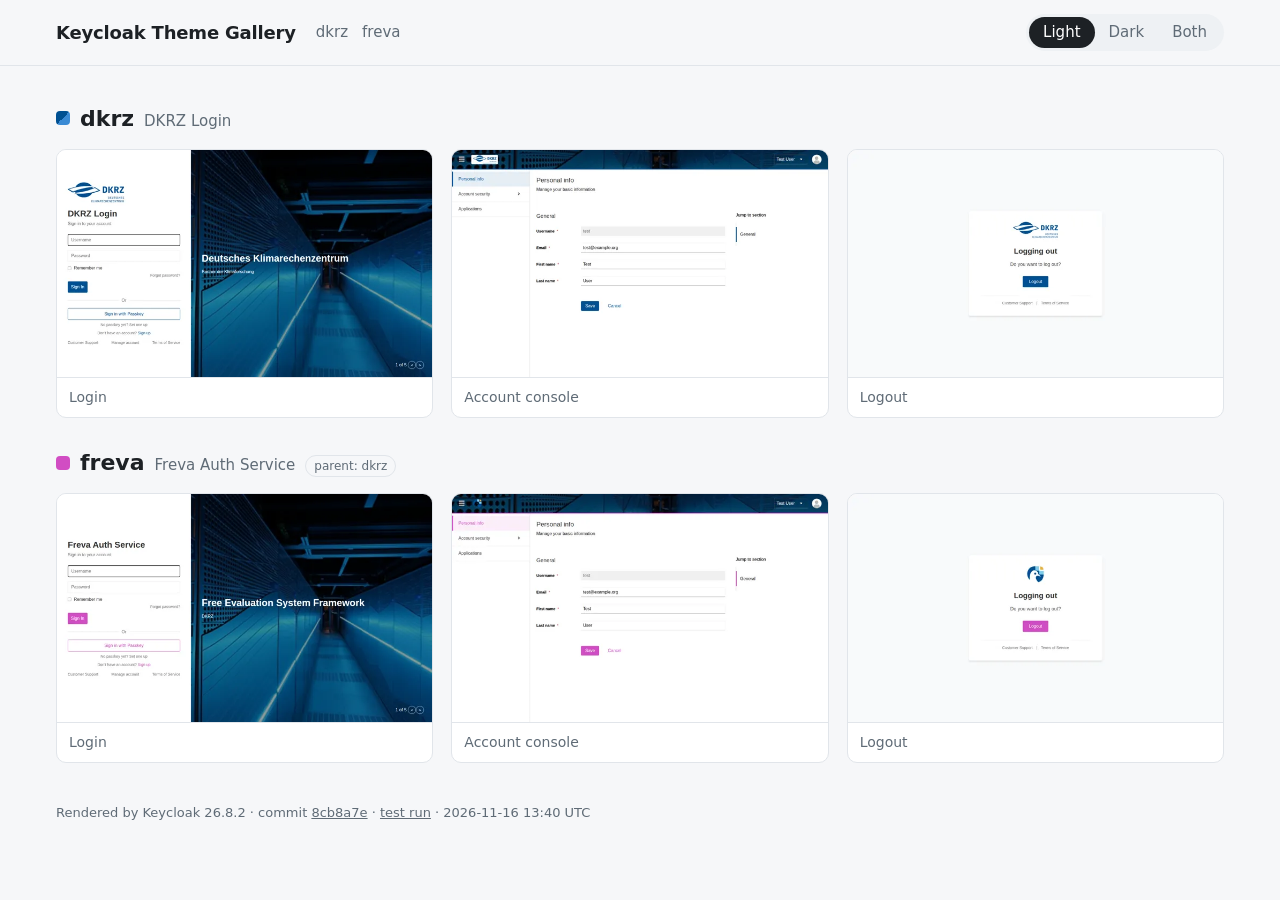
<file: index.html>
<!doctype html>
<html lang="en">
<head>
<meta charset="utf-8">
<meta name="viewport" content="width=device-width, initial-scale=1">
<title>Keycloak Theme Gallery</title>
<style>
  :root {
    --bg: #f6f7f9; --surface: #fff; --text: #1d2125; --muted: #5f6b76;
    --border: #e1e5ea; --chip: #eef1f4; --chip-on: #1d2125; --chip-on-text: #fff;
  }
  @media (prefers-color-scheme: dark) {
    :root {
      --bg: #111316; --surface: #1a1d21; --text: #e7e9ec; --muted: #9aa3ad;
      --border: #2c3036; --chip: #23272c; --chip-on: #e7e9ec; --chip-on-text: #111316;
    }
  }
  * { box-sizing: border-box; }
  body {
    margin: 0; background: var(--bg); color: var(--text);
    font: 15px/1.5 system-ui, -apple-system, "Segoe UI", Roboto, sans-serif;
  }
  a { color: inherit; }
  .top {
    position: sticky; top: 0; z-index: 5; background: var(--bg);
    border-bottom: 1px solid var(--border);
  }
  .bar {
    max-width: 1200px; margin: 0 auto; padding: 14px 16px;
    display: flex; flex-wrap: wrap; gap: 12px 20px; align-items: center;
  }
  h1 { font-size: 18px; margin: 0; letter-spacing: -0.01em; }
  .themes { display: flex; gap: 14px; color: var(--muted); }
  .themes a { text-decoration: none; }
  .themes a:hover { color: var(--text); text-decoration: underline; }
  .toggle {
    margin-left: auto; display: inline-flex; background: var(--chip);
    border-radius: 999px; padding: 3px;
  }
  .toggle button {
    border: 0; background: transparent; color: var(--muted); font: inherit;
    padding: 4px 14px; border-radius: 999px; cursor: pointer;
  }
  .toggle button[aria-pressed="true"] { background: var(--chip-on); color: var(--chip-on-text); }
  main { max-width: 1200px; margin: 0 auto; padding: 8px 16px 40px; }
  section { padding-top: 28px; scroll-margin-top: 70px; }
  .theme-head { display: flex; align-items: baseline; gap: 10px; flex-wrap: wrap; margin-bottom: 14px; }
  .theme-head h2 { margin: 0; font-size: 22px; }
  .subtitle { color: var(--muted); }
  .tag {
    font-size: 12px; color: var(--muted); border: 1px solid var(--border);
    border-radius: 999px; padding: 1px 8px;
  }
  .swatch {
    width: 14px; height: 14px; border-radius: 4px; align-self: center;
    background: linear-gradient(135deg, var(--accent) 50%, var(--accent-dark) 50%);
  }
  .grid { display: grid; grid-template-columns: repeat(auto-fill, minmax(330px, 1fr)); gap: 18px; }
  .card {
    margin: 0; background: var(--surface); border: 1px solid var(--border);
    border-radius: 10px; overflow: hidden;
  }
  .card figcaption { padding: 9px 12px; color: var(--muted); font-size: 14px; border-top: 1px solid var(--border); }
  .shot { display: block; line-height: 0; }
  .shot img { width: 100%; height: auto; display: block; transition: opacity .15s; }
  .shot:hover img { opacity: .88; }
  body[data-scheme="light"] .shot[data-scheme="dark"],
  body[data-scheme="dark"] .shot[data-scheme="light"] { display: none; }
  body[data-scheme="both"] .card .shot + .shot { border-top: 1px solid var(--border); }
  footer { max-width: 1200px; margin: 0 auto; padding: 0 16px 32px; color: var(--muted); font-size: 13px; }
  dialog {
    border: 0; padding: 0; background: transparent; max-width: 96vw; max-height: 94vh;
  }
  dialog::backdrop { background: rgba(0, 0, 0, .8); }
  dialog img { display: block; max-width: 96vw; max-height: 88vh; border-radius: 6px; }
  dialog p { color: #fff; text-align: center; margin: 10px 0 0; font-size: 14px; }
  @media (max-width: 560px) {
    .grid { grid-template-columns: 1fr; }
    .toggle { margin-left: 0; }
  }
</style>
</head>
<body data-scheme="light">
<div class="top">
  <div class="bar">
    <h1>Keycloak Theme Gallery</h1>
    <nav class="themes" aria-label="Themes"><a href="#dkrz">dkrz</a> <a href="#freva">freva</a></nav>
    <div class="toggle" role="group" aria-label="Colour scheme">
      <button type="button" data-set="light" aria-pressed="true">Light</button>
      <button type="button" data-set="dark" aria-pressed="false">Dark</button>
      <button type="button" data-set="both" aria-pressed="false">Both</button>
    </div>
  </div>
</div>
<main>
<section id="dkrz" style="--accent:#005092;--accent-dark:#3a8ad4">
  <header class="theme-head">
    <span class="swatch" aria-hidden="true"></span>
    <h2>dkrz</h2>
    <span class="subtitle">DKRZ Login</span>
    
  </header>
  <div class="grid"><figure class="card"><a class="shot" data-scheme="light" href="img/dkrz-light-login.webp" data-caption="dkrz · Login · light"><img src="img/dkrz-light-login-thumb.webp" alt="DKRZ Login, login page, light mode" width="700" height="425" loading="lazy"></a><a class="shot" data-scheme="dark" href="img/dkrz-dark-login.webp" data-caption="dkrz · Login · dark"><img src="img/dkrz-dark-login-thumb.webp" alt="DKRZ Login, login page, dark mode" width="700" height="425" loading="lazy"></a><figcaption>Login</figcaption></figure><figure class="card"><a class="shot" data-scheme="light" href="img/dkrz-light-account.webp" data-caption="dkrz · Account console · light"><img src="img/dkrz-light-account-thumb.webp" alt="DKRZ Login, account console page, light mode" width="700" height="425" loading="lazy"></a><a class="shot" data-scheme="dark" href="img/dkrz-dark-account.webp" data-caption="dkrz · Account console · dark"><img src="img/dkrz-dark-account-thumb.webp" alt="DKRZ Login, account console page, dark mode" width="700" height="425" loading="lazy"></a><figcaption>Account console</figcaption></figure><figure class="card"><a class="shot" data-scheme="light" href="img/dkrz-light-logout.webp" data-caption="dkrz · Logout · light"><img src="img/dkrz-light-logout-thumb.webp" alt="DKRZ Login, logout page, light mode" width="700" height="425" loading="lazy"></a><a class="shot" data-scheme="dark" href="img/dkrz-dark-logout.webp" data-caption="dkrz · Logout · dark"><img src="img/dkrz-dark-logout-thumb.webp" alt="DKRZ Login, logout page, dark mode" width="700" height="425" loading="lazy"></a><figcaption>Logout</figcaption></figure></div>
</section>
<section id="freva" style="--accent:#d14dc3;--accent-dark:#d14dc3">
  <header class="theme-head">
    <span class="swatch" aria-hidden="true"></span>
    <h2>freva</h2>
    <span class="subtitle">Freva Auth Service</span>
    <span class="tag">parent: dkrz</span>
  </header>
  <div class="grid"><figure class="card"><a class="shot" data-scheme="light" href="img/freva-light-login.webp" data-caption="freva · Login · light"><img src="img/freva-light-login-thumb.webp" alt="Freva Auth Service, login page, light mode" width="700" height="425" loading="lazy"></a><a class="shot" data-scheme="dark" href="img/freva-dark-login.webp" data-caption="freva · Login · dark"><img src="img/freva-dark-login-thumb.webp" alt="Freva Auth Service, login page, dark mode" width="700" height="425" loading="lazy"></a><figcaption>Login</figcaption></figure><figure class="card"><a class="shot" data-scheme="light" href="img/freva-light-account.webp" data-caption="freva · Account console · light"><img src="img/freva-light-account-thumb.webp" alt="Freva Auth Service, account console page, light mode" width="700" height="425" loading="lazy"></a><a class="shot" data-scheme="dark" href="img/freva-dark-account.webp" data-caption="freva · Account console · dark"><img src="img/freva-dark-account-thumb.webp" alt="Freva Auth Service, account console page, dark mode" width="700" height="425" loading="lazy"></a><figcaption>Account console</figcaption></figure><figure class="card"><a class="shot" data-scheme="light" href="img/freva-light-logout.webp" data-caption="freva · Logout · light"><img src="img/freva-light-logout-thumb.webp" alt="Freva Auth Service, logout page, light mode" width="700" height="425" loading="lazy"></a><a class="shot" data-scheme="dark" href="img/freva-dark-logout.webp" data-caption="freva · Logout · dark"><img src="img/freva-dark-logout-thumb.webp" alt="Freva Auth Service, logout page, dark mode" width="700" height="425" loading="lazy"></a><figcaption>Logout</figcaption></figure></div>
</section></main>
<footer>Rendered by Keycloak 26.8.2 · commit <a href="https://github.com/freva-org/freva-auth-template/commit/8cb8a7e">8cb8a7e</a> · <a href="https://github.com/freva-org/freva-auth-template/actions/runs/43877700332">test run</a> · 2026-11-16 13:40 UTC</footer>
<dialog id="viewer"><img alt=""><p></p></dialog>
<script>
  const body = document.body;
  const buttons = document.querySelectorAll(".toggle button");
  function setScheme(s) {
    body.dataset.scheme = s;
    buttons.forEach(b => b.setAttribute("aria-pressed", String(b.dataset.set === s)));
    try { localStorage.setItem("gallery-scheme", s); } catch (e) {}
  }
  buttons.forEach(b => b.addEventListener("click", () => setScheme(b.dataset.set)));
  let saved = null;
  try { saved = localStorage.getItem("gallery-scheme"); } catch (e) {}
  setScheme(saved || (matchMedia("(prefers-color-scheme: dark)").matches ? "dark" : "light"));

  const viewer = document.getElementById("viewer");
  document.querySelectorAll(".shot").forEach(a => a.addEventListener("click", e => {
    e.preventDefault();
    viewer.querySelector("img").src = a.href;
    viewer.querySelector("img").alt = a.querySelector("img").alt;
    viewer.querySelector("p").textContent = a.dataset.caption;
    viewer.showModal();
  }));
  viewer.addEventListener("click", () => viewer.close());
</script>
</body>
</html>
</file>
